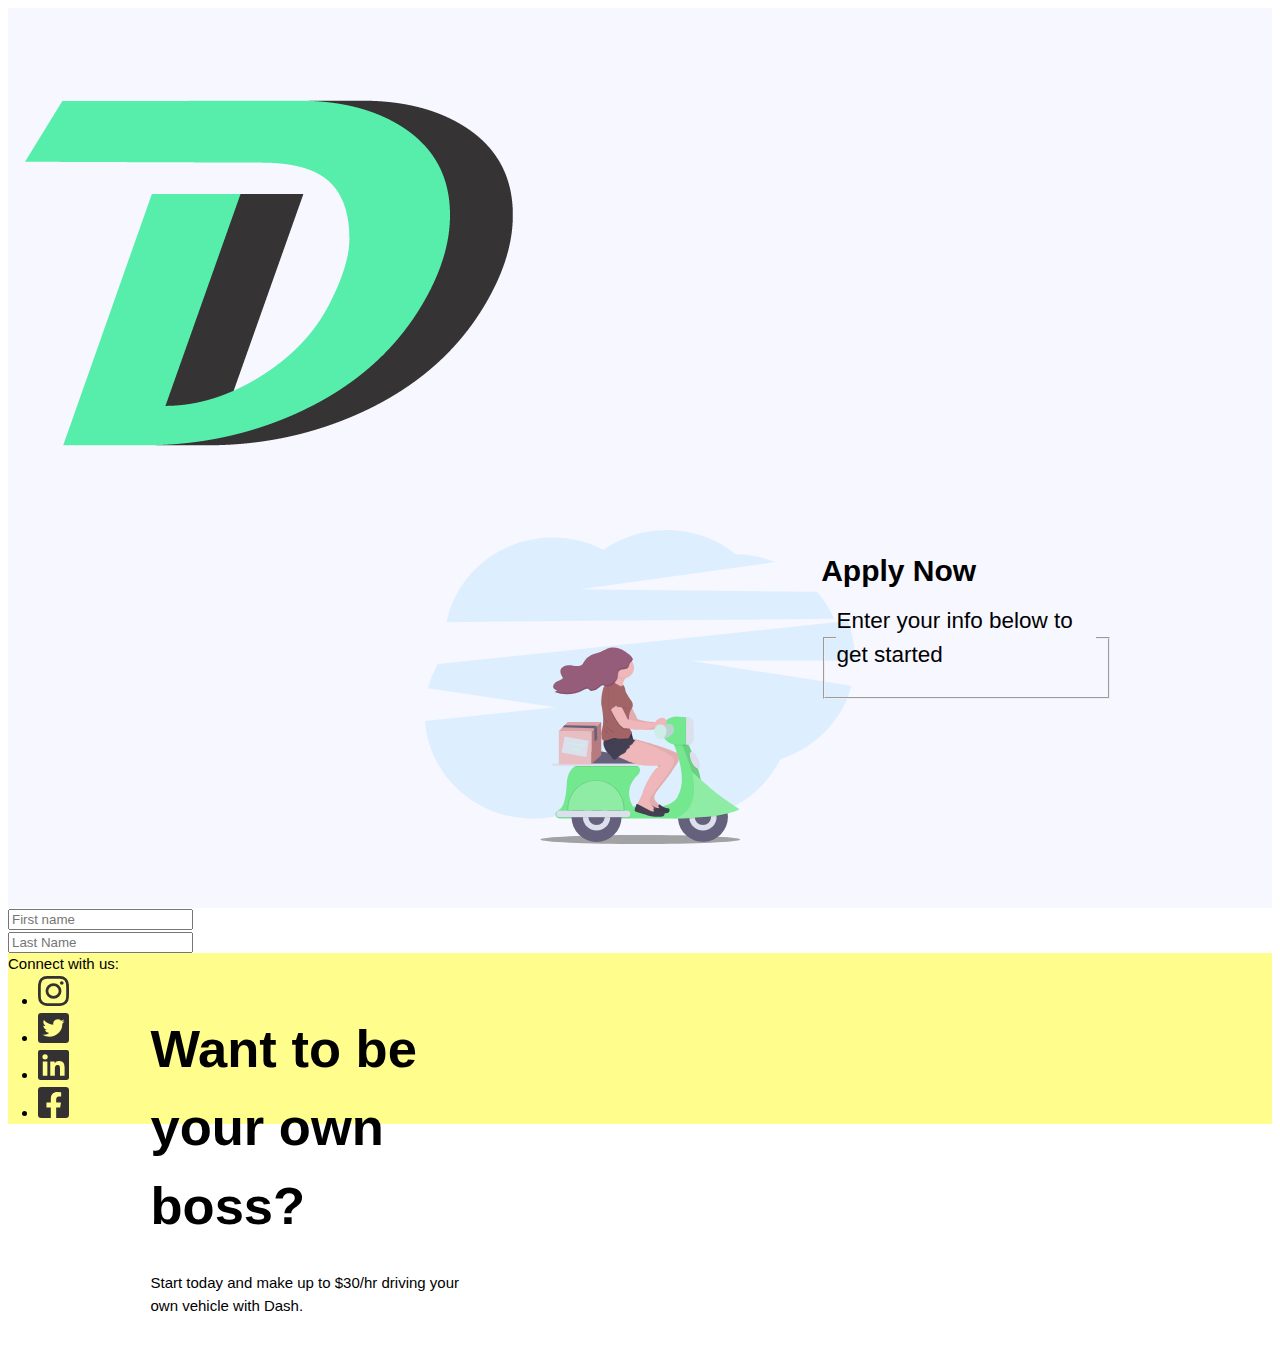
<file: landing-page/index.html>
<!DOCTYPE html>
<head>
<html lang="en">
    <link rel="stylesheet" href="style.css">
</head>
<body>
  <div class="wrapper">
        <!--create the logo and text on the left side-->
        <header>
          <img src="images/logo.png">
         <main>
           <div>
          <h1>Want to be your own boss?</h1>
          <p class="subtitle">Start today and make up to $30/hr driving your own vehicle with Dash. <span>Safe. Secure. Reliable.</span></p>
           </p>
           </div>
           <!--create image on the middle-->
           <div class="scooter">
             <img src="images/bg-image/scooter.svg">
           </div>
        <form>
          <h2 class="title">Apply Now</h2>
          <fieldset>
            <legend>Enter your info below <span>to get started</span></legend>
          </header>
          </div>
        <!-- <label for="fname">First Name</label>-->
        <input type="text" name="fname" id="fname"
        placeholder="First name">
        </div>
        <div>
          <!-- <label for="lname">Last Name</label>-->
          <input type="text" name="lname" id="lname"
          placeholder="Last Name">
        </div>
        </form>
        </main>
       
      <footer>
        <div class="footer">
          <span>Connect with us:</span>
          <li>
              <img src='images/icons/instagram.svg' />
          </a></li>
      <li><a href="http://www.twitter.com">
          <img src='images/icons/twitter.svg' />
      </a></li>
      <li>
          <img src='images/icons/linkedin.svg' />
      </a></li>
      <li>
        <img src='images/icons/facebook.svg' />
    </a></li>
      </footer>
  </div>
</body>
    </html>
</file>
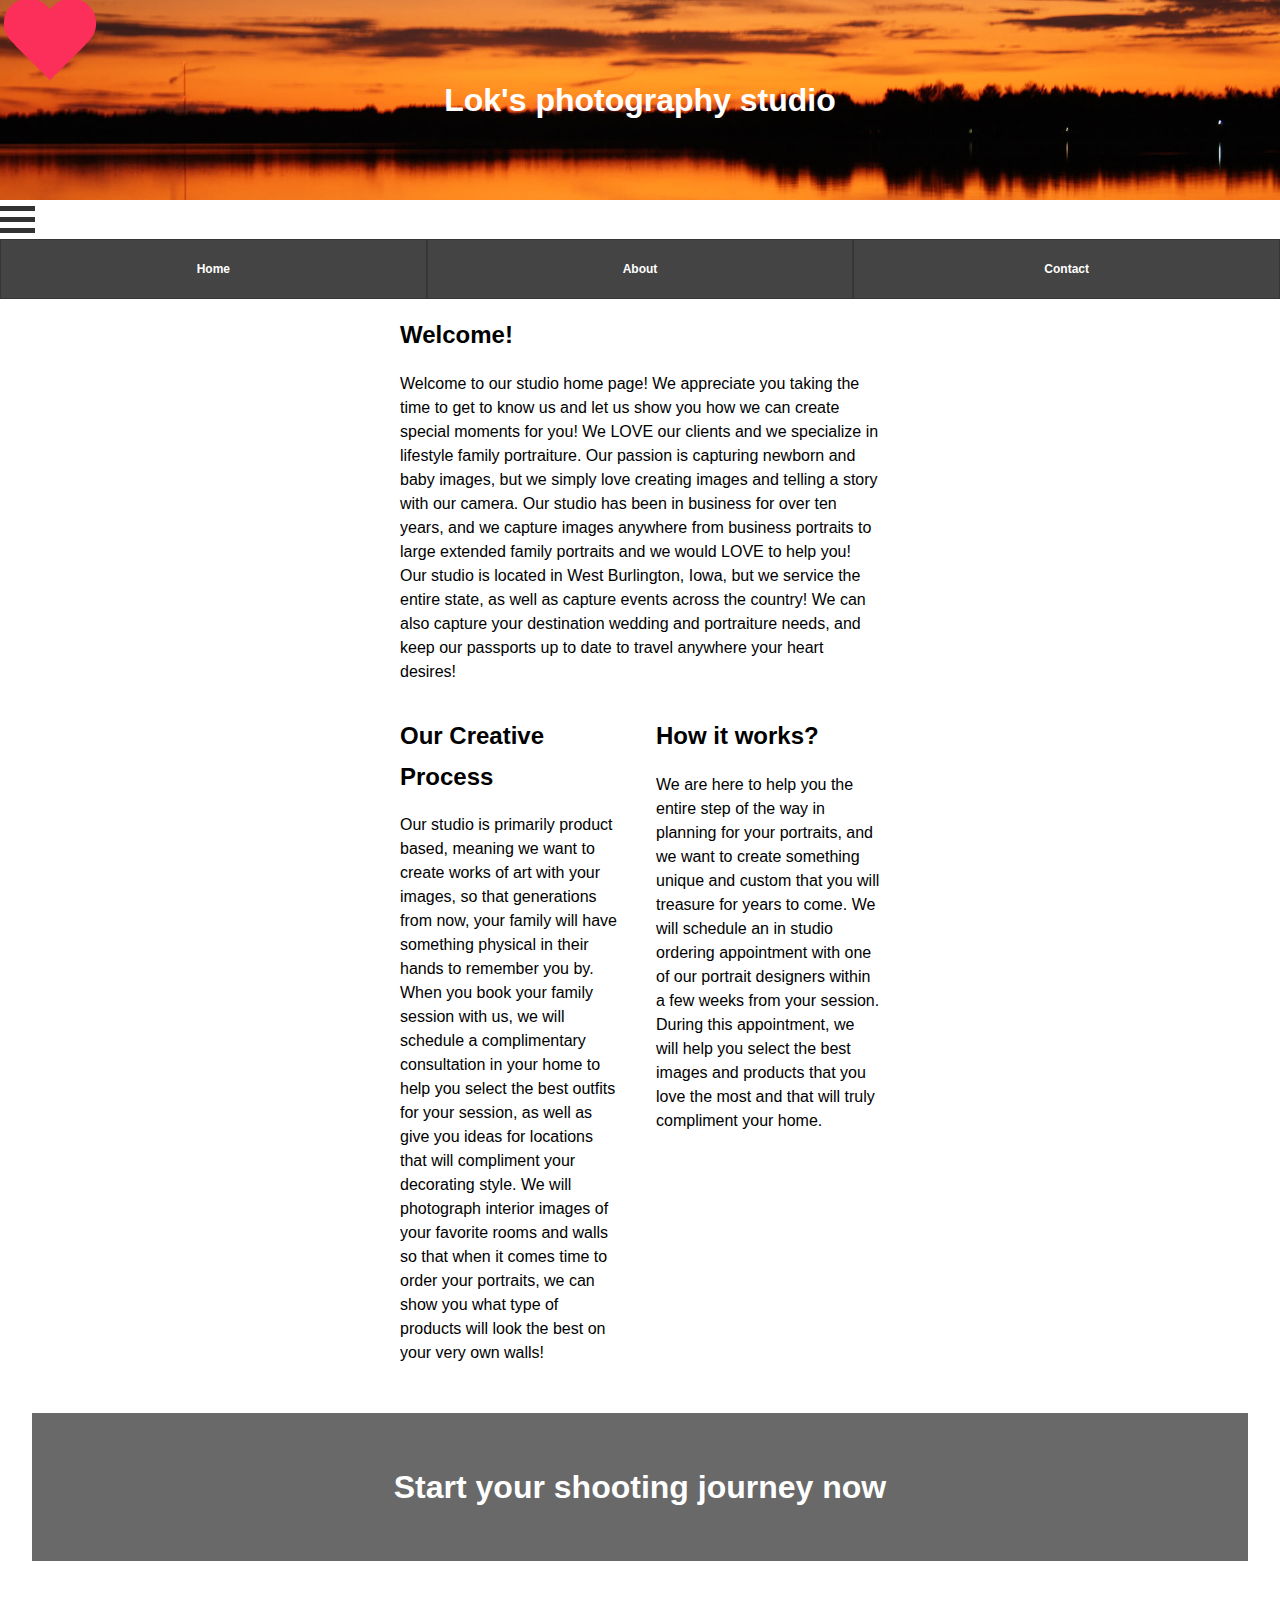
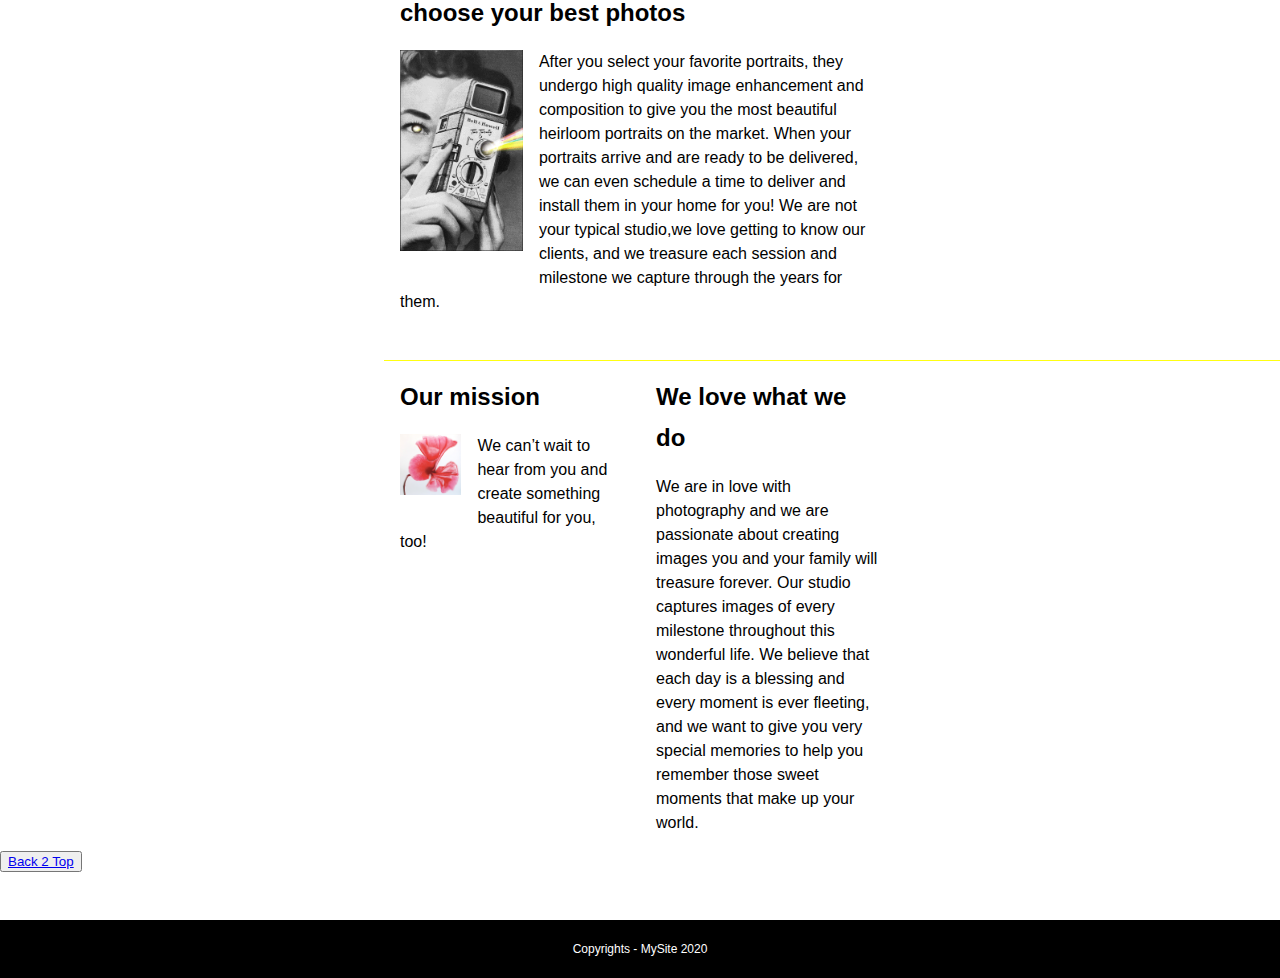
<file: midtern/index.html>
<!DOCTYPE >
<html lang="en">
    <head>
	<meta charset="utf-8">
        <link rel="stylesheet" href="css/styles.css">
    </head>
    <body>
        <header class="header">
            <h1>Lok's photography studio</h1>
        </header>
        <div class="container" onclick="myFunction(this)">
            <div class="bar1"></div>
            <div class="bar2"></div>
            <div class="bar3"></div>
          </div> 
          <script>
    function myFunction(x) {
      x.classList.toggle("change");}</script>
    
    </body>
    </html>
        <nav class="navigation">
              <ul>
                    <li><a href="index.html">Home</a></li>
                    <li><a href="about.html">About</a></li>
                    <li><a href="contact.html">Contact</a></li>
              </ul>
        </nav>
        
        <div class="content-1">
        <article class="para1">
            <h2>Welcome!</h2>
            <p>Welcome to our studio home page! We appreciate you taking the time to get to know us and let us show you how we can create special moments for you!  We LOVE our clients and we specialize in lifestyle family portraiture. Our passion is capturing newborn and baby images, but we simply love creating images and telling a story with our camera.  Our studio has been in business for over ten years, and we capture images anywhere from business portraits to large extended family portraits and we would LOVE to help you!  Our studio is located in West Burlington, Iowa, but we service the entire state, as well as capture events across the country!  We can also capture your destination wedding and portraiture needs, and keep our passports up to date to travel anywhere your heart desires!
            </article>
         <div class="center">  
        <article class="para2">
            <h2>Our Creative Process</h2>
            <p>Our studio is primarily product based, meaning we want to create works of art with your images, so that generations from now, your family will have something physical in their hands to remember you by. When you book your family session with us, we will schedule a complimentary consultation in your home to help you select the best outfits for your session, as well as give you ideas for locations that will compliment your decorating style.  We will photograph interior images of your favorite rooms and walls so that when it comes time to order your portraits, we can show you what type of products will look the best on your very own walls!  </p>
        </article>
        <article class="para3">
            <h2>How it works?</h2>
            <p>We are here to help you the entire step of the way in planning for your portraits, and we want to create something unique and custom that you will treasure for years to come.  We will schedule an in studio ordering appointment with one of our portrait designers within a few weeks from your session.  During this appointment, we will help you select the best images and products that you love the most and that will truly compliment your home.  </p>
        </article>
        </div> 
        </div>
        <article class="boo">
            <span>Start your shooting journey now</span>
        </article>
        <div class="content-2">
        <article class="para4">
            <h2>choose your best photos</h2>
            
            <img src="images/contact.gif" alt="article-image" class="article-image">
            <p>After you select your favorite portraits, they undergo high quality image enhancement and composition to give you the most beautiful heirloom portraits on the market.  When your portraits arrive and are ready to be delivered, we can even schedule a time to deliver and install them in your home for you!  We are not your typical studio,we love getting to know our clients, and we treasure each session and milestone we capture through the years for them.</p>
        </article>
        </div>
        <div class="line"></div> 
        <div class="content-3">
        <div class="center">
        <article class="para5">
            <h2>Our mission</h2>
            <img src="images/sweetscent.jpg" alt="article-image" class="article-image">
            <p>We can’t wait to hear from you and create something beautiful for you, too!</p>
        </article>
        <article class="para6">    
            <h2>We love what we do</h2>
            <p>We are in love with photography and we are passionate about creating images you and your family will treasure forever. Our studio captures images of every milestone throughout this wonderful life.  We believe that each day is a blessing and every moment is ever fleeting, and we want to give you very special memories to help you remember those sweet moments that make up your world.</p>
        </article>
        </div>
        </div>
        <div id='heart' class='button'></div>
        <button class="heartBeat">
            <a href="#top">Back 2 Top</a>
          </button>
          <!-- footer credit
            https://www.html.am/html-codes/character-codes/html-copyright-code.cfm  -->
        <footer class="footer">
            Copyrights - MySite 2020
        </footer>
    </body>
</html>
</file>
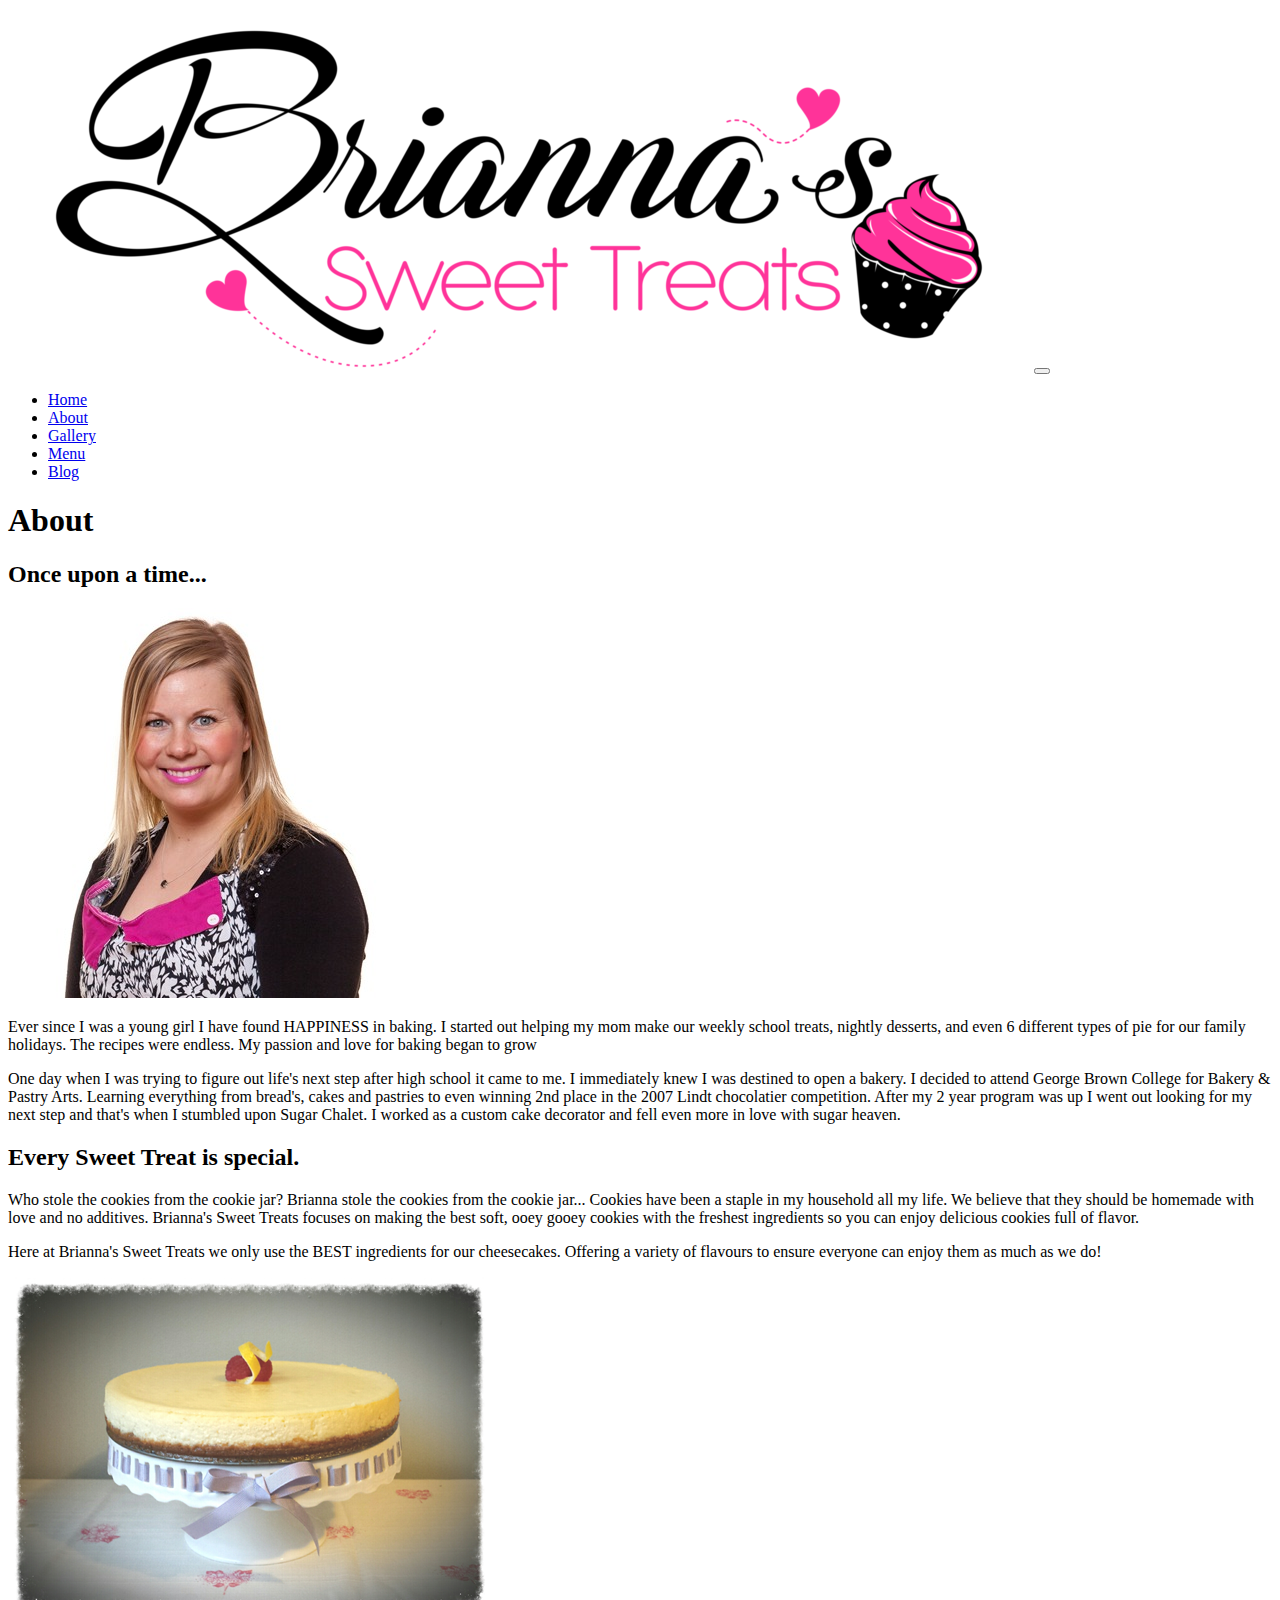
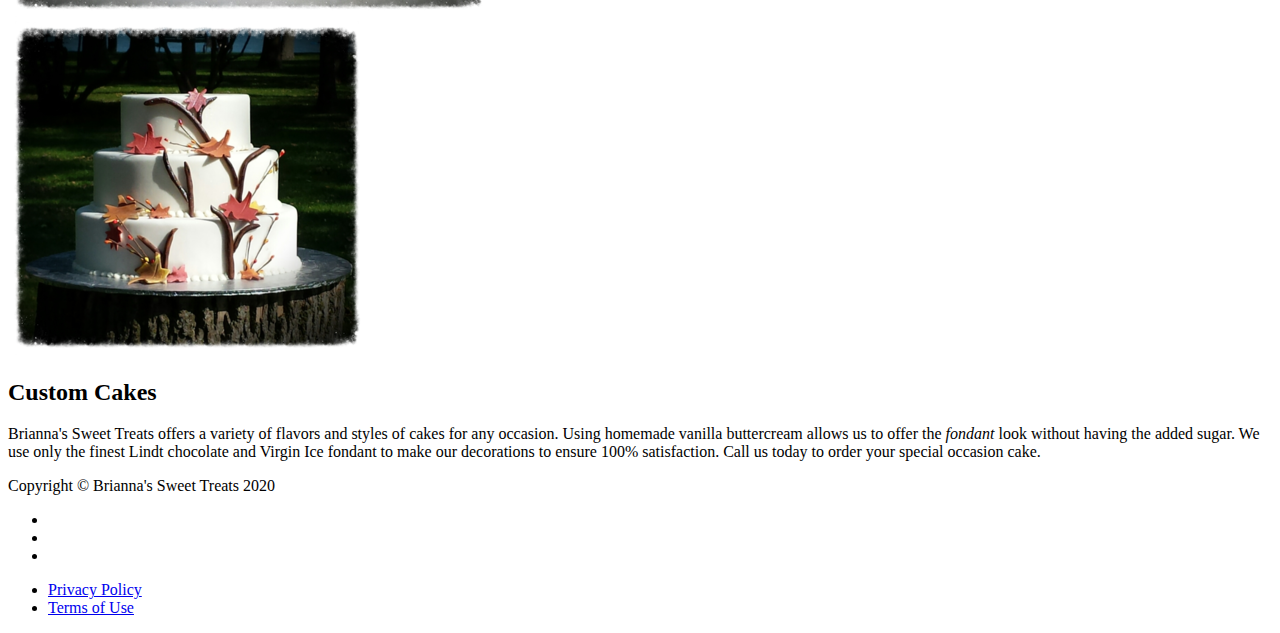
<file: about.html>
<!DOCTYPE html>
<html lang="en">

  <head>

    <meta charset="utf-8">
    <meta name="viewport" content="width=device-width, initial-scale=1, shrink-to-fit=no">
    <meta name="description" content="">
    <meta name="author" content="">

    <title>About | Brianna's Sweet Treats</title>

    <!-- Bootstrap core CSS -->
    <link href="https://stackpath.bootstrapcdn.com/bootstrap/4.1.1/css/bootstrap.min.css" rel="stylesheet" integrity="sha384-WskhaSGFgHYWDcbwN70/dfYBj47jz9qbsMId/iRN3ewGhXQFZCSftd1LZCfmhktB" crossorigin="anonymous">
    <!-- <link href="./vendor/font-awesome/css/font-awesome.min.css" rel="stylesheet" type="text/css"> -->

    <!-- Custom fonts for this template -->
    <link href="https://fonts.googleapis.com/css?family=Montserrat:400,700" rel="stylesheet" type="text/css">
    <link href='https://fonts.googleapis.com/css?family=Kaushan+Script' rel='stylesheet' type='text/css'>
    <link href='https://fonts.googleapis.com/css?family=Droid+Serif:400,700,400italic,700italic' rel='stylesheet' type='text/css'>
    <link href='https://fonts.googleapis.com/css?family=Roboto+Slab:400,100,300,700' rel='stylesheet' type='text/css'>

    <!-- Custom style for this template -->
    <!-- <link href="./scss/agency.css" rel="stylesheet"> -->

    <!-- import jQuery -->
    <!-- <script type="text/javascript" src="https://ff.kis.v2.scr.kaspersky-labs.com/FD126C42-EBFA-4E12-B309-BB3FDD723AC1/main.js" charset="UTF-8"></script><script src="https://code.jquery.com/jquery-3.3.1.min.js" integrity="sha256-FgpCb/KJQlLNfOu91ta32o/NMZxltwRo8QtmkMRdAu8=" crossorigin="anonymous"></script> -->


    <script src="https://stackpath.bootstrapcdn.com/bootstrap/4.1.1/js/bootstrap.min.js" integrity="sha384-smHYKdLADwkXOn1EmN1qk/HfnUcbVRZyYmZ4qpPea6sjB/pTJ0euyQp0Mk8ck+5T" crossorigin="anonymous"></script>

  </head>

  <body>

    
      <!-- Navigation -->
<nav class="navbar navbar-expand-lg navbar-light" id="secondaryNav">
  <div class="container">
    
      <img class="navbar-brand img-fluid img-rounded" src="photo/logo.png">
    <button class="navbar-toggler navbar-toggler-right" type="button" data-toggle="collapse" data-target="#navbarResponsive" aria-controls="navbarResponsive" aria-expanded="false" aria-label="Toggle navigation">
        <span class="navbar-toggler-icon"></span>
      </button>
    <div class="collapse navbar-collapse" id="navbarResponsive">
      <ul class="navbar-nav ml-auto">
        <li class="nav-item ">
          <a class="nav-link" href="index.html">Home</a>
        </li>
        <li class="nav-item active">
          <a class="nav-link" href="about.html">About</a>
        </li>
        <li class="nav-item ">
          <a class="nav-link" href="gallery.html">Gallery</a>
        </li>
        <li class="nav-item ">
          <a class="nav-link js-scroll-trigger" href="menu.html">Menu</a>
        </li>
        <li class="nav-item ">
          <a class="nav-link js-scroll-trigger" href="blog.html">Blog</a>
        </li>
      </ul>
    </div>
 </div>
</nav>
    

    <!-- Page Content -->
<div class="container">

  <h1 class="text-center mt-3 hr-sect">About</h1>

  <h2 class="mt-0 mb-3">Once upon a time...
    <!-- <small>Subheading</small> -->
  </h2>

  <!-- Intro Content -->
  <div class="row">
    <div class="col-lg-6">
      <img class="img-fluid rounded mb-4" src="photo/about.jpeg" alt="">
    </div>
    <div class="col-lg-6">
      <p>Ever since I was a young girl I have found HAPPINESS in baking. I  started out helping my mom make our weekly school treats, nightly desserts, and even 6 different types of pie for our family holidays. The recipes were endless. My passion and love for baking began to grow</p>

      <p>One day when I was trying to figure out life's next step after high school it came to me. I immediately knew I was destined to open a bakery. I decided to attend George Brown College for Bakery & Pastry Arts. Learning everything from bread's, cakes and pastries to even winning 2nd place in the 2007 Lindt chocolatier competition. After my 2 year program was up I went out looking for my next step and that's when I stumbled upon Sugar Chalet. I worked as a custom cake decorator and fell even more in love with sugar heaven.</p>
    </div>
  </div>
  <div class="row mt-2">
    <div class="col-lg-6">
      <h2 class="mb-3">Every Sweet Treat is special.</h2>
      <p>Who stole the cookies from the cookie jar? Brianna stole the cookies from the cookie jar... Cookies have been a staple in my household all my life. We believe that they should be homemade with love and no additives. Brianna's Sweet Treats focuses on making the best soft, ooey gooey cookies with the freshest ingredients so you can enjoy delicious cookies full of flavor.  </p>
      <p>Here at Brianna's Sweet Treats we only use the BEST ingredients for our cheesecakes. Offering a variety of flavours to ensure everyone can enjoy them as much as we do!</p>
    </div>
    <div class="col-lg-6">
      <img class="img-fluid" src="photo/about-2.png">
    </div>
  </div>
  <div class="row mt-4">
    <div class="col-lg-6">
      <img class="img-fluid rounded mb-4" src="photo/about-3.png" alt="">
    </div>
    <div class="col-lg-6">
      <h2 class="mb-4">Custom Cakes</h2>
      <p>Brianna's Sweet Treats offers a variety of flavors and styles of cakes for any occasion.

Using homemade vanilla buttercream allows us to offer the <i>fondant</i> look without having the added sugar.

We use only the finest Lindt chocolate and Virgin Ice fondant to make our decorations

to ensure 100% satisfaction. Call us today to order your special occasion cake.</p>
    </div>
  </div>
</div>
<!-- /.container -->

    <!-- Footer -->
<footer>
  <div class="container">
    <div class="row">
      <div class="col-md-4">
        <span class="copyright">Copyright &copy; Brianna's Sweet Treats 2020</span>
      </div>
      <div class="col-md-4">
          <ul class="list-inline social-buttons">
              <li class="list-inline-item">
                <a href="https://www.tripadvisor.ca/Restaurant_Review-g499253-d9704167-Reviews-Brianna_s_Sweet_Treats-Bowmanville_Ontario.html">
                  <i class="fa fa-tripadvisor"></i>
                </a>
              </li>
              <li class="list-inline-item">
                <a href="https://www.facebook.com/BriannasSweetTreats/">
                  <i class="fa fa-facebook"></i>
                </a>
              </li>
              <li class="list-inline-item">
                <a href="https://www.instagram.com/briannasweetreats/?hl=en">
                  <i class="fa fa-instagram"></i>
                </a>
              </li>
            </ul>
      </div>
      <div class="col-md-4">
        <ul class="list-inline quicklinks">
          <li class="list-inline-item">
            <a href="#">Privacy Policy</a>
          </li>
          <li class="list-inline-item">
            <a href="#">Terms of Use</a>
          </li>
        </ul>
      </div>
    </div>
  </div>
</footer>

   <script src="https://ajax.googleapis.com/ajax/libs/jquery/3.3.1/jquery.min.js"></script>

    <script src="https://stackpath.bootstrapcdn.com/bootstrap/4.1.1/js/bootstrap.bundle.min.js" integrity="sha384-u/bQvRA/1bobcXlcEYpsEdFVK/vJs3+T+nXLsBYJthmdBuavHvAW6UsmqO2Gd/F9" crossorigin="anonymous"></script>    

    <!-- <script src="js/agency.js"></script> -->

  </body>

</html>
</file>
<file: landing-page/style.css>
/*create the layout of the website*/
* {
    box-sizing: border-box;
}

html {
    font-size: 100%;
    font-family: 'Montserrat', sans-serif;
}

body {
    line-height: 1.5;
    font-size: 15px;
}
/*create the tone of site*/
.flex {
    display: flex;
}
.wrapper {
    display: flex;
    flex-direction: column;
    justify-content: space-between;
    background-color: #f7f7ff;
}
.scooter {
    grid-column: 4/span 6;
    grid-row: 1;
    padding: 2em;
}
/*make space for each line*/

main {
    margin: 0 2.5em;
}

/*design footer display and color*/
footer {
    background-color: #fffd8c;
}

div.footer-wrapper {
    display: flex;
    align-items: center;
    justify-content: space-between;
    padding: 1.7em 8em;
}

h1 {
    font-size: 4rem;
}

.subtitle span {
    display: block;
    padding: 1em 0 0;
}

@media (min-width::1200px) {
    .wrapper {
        padding: 0;
        position: relative;
        height: 70vh;
    }
    header {
        width: 100%;
        max-width: 170px;
        margin: 0 auto;
        padding: 0.7em 0;
    }
    main {
        margin: 0 8.75em;
        display: grid;
        grid-template-rows: minmax(400px,480px);
        grid-template-columns: repeat(12, 1fr);
    }
    main form {
        grid-column: 9/span 12;
        grid-row: 1;
        margin: 0;
        height: fit-content;
    }
    main div {
        grid-column: 1/span 4;
    }
}
@media (min-width:1600px){

    h1 {
        font-size: 4rem;
    }
footer ul {
    display: flex;
    justify-content: center;
}

footer li {
    margin: 0.5em;
}

.flex {
    display: flex;
}

.scooter {
    grid-column: 4/span 6;
    grid-row: 1;
    padding: 2em;
}

/*main form section*/
main form {
    background-color: white;
    border-radius: 1em;
    padding: 1.5em;
    box-shadow: 5px 10px 15px 0px rgba(51,49,49,0.4);
    margin: 2.5em 0;
}

fieldset div {
    position: relative;
}

fieldset label {
    position: absolute;
    top: 1.5em;
    left:1em;
    font-size: 1em;
    color: #9b9b9b;
}

input[type="submit"],
footer input[type="submit"] {
    font-size: 1.5em;
    font-weight: 600;
    margin: 0.5em 0;
    width: 100%;
    background-color: #57eeab;
    padding: 0.5em;
    height: auto;
    min-height: 40px;
}

input#hours {
    flex-grow:1;
}

input#city {
    flex-grow: 2;
    margin: 0 0 0 0.5em;
}
input[type="checkbox"]+label {
    display: block;
    position: relative;
    padding-left: 35px;
    margin-bottom: 10px;
    cursor: pointer;
    -webkit-user-select:none ;
    -moz-user-select: none;
    -ms-user-select: none;
    transition: 0.3s all ease-in;
}
input[type="checkbox"]:checked+label:before {
    content: '';
    display: block;
width: 20px;
height: 20px;
border: 1px solid black;
border-radius: 0.4em;
position: absolute;
left: 0;
top: 0;
opacity: 1;
-webkit-transition: all .12s, border-color .08s;}


input[type="checkbox"]:checked+label {
    color: green;
}

main input#terms {
    padding:0;
    color: green;
}

main input#terms {
    padding: 0;
    height: auto;
    border-radius: 0.5em;
    border: 1px solid #333131;
    background-color: white;
}
}

/*adjusting text size*/
h1 {
    font-size: 3.5em;
    margin: 0 0 0.5em;
}

h2 {
    font-size: 2.5em;
    margin: 0 0 0.5em 0;
}

h1,
h2 {
    font-weight: 600;
}

footer p {
    font-size: 1em;
    margin: 0 0 0.625em 0;
}

form p {
    font-size: 0.8em;
    text-align: center;
}

form p a{
    color: #ff8480;
    text-decoration: none;
}

form p a:visited,
form p a:hover {
    color: #ca3c37;
    text-decoration: underline;
    transition: 0.3s all ease;
}

form legend span {
    display: none;
}

.subtitle span {
    display: none;
}

footer h3 {
    font-size: 1.125em;
    font-weight: 800;
    line-height: 1;
    max-width: 90%;
    margin-bottom: 0.5em;
}
/*tablet view*/

@media (min-width: 768px) {
    footer form {
        display: flex;
    }
    footer input[type="submit"] {
        margin: 0 0 0 0.5em;
        width: 100%;
    }

    form legend span {
        display: initial;
    }
    .scooter { 
        padding: 0 2em;
    }
}

@media screen and (min-width:1200px) and (max-height:900px) {
    h2 {
        font-size: 2em;
        margin: 0;
    }
    form legend {
        padding: 0.5em 0;
        font-size: 1em;
    }
    main form {
        padding: 1.2em;
    }
    input[type="submit"] {
        height: 40px;
        line-height: 0;
    }
    footer li {
        margin: 0 0 0 2em;
    }

    form legend {
        font-size: 1.5em;
    }
    main {
        grid-template-rows: minmax(400px, 580px);
    }

    main input, form input {
        font-size: 1.1em;
    }
}
@media (min-width:1920px) {
    header, main, 
    div.footer-wrapper {
        width: 100%;
        max-width: 570px;
        margin: 0 auto;
        padding: 0.7em 0;
    }
}
    .wrapper {
        padding: 0;
        position: relative;
        height: 100vh;
    }
    header { 
        padding: 1em 0.75em;
    }
    main {
        margin: 0 8.75em;
        display: grid;
        grid-template-rows: minmax(400px, 480px);
        grid-template-columns: repeat(12, 1fr);
    }
    main form {
        grid-column: 9/span 12;
        grid-row: 1;
        margin: 0;
        height: fit-content;
    }
    main div {
        grid-column: 1/span 4;
    }
}
</file>
<file: midtern/css/styles.css>
@import url('https://fonts.googleapis.com/css?family=Inconsolata|Source+Sans+Pro:200,300,400,600');

/* http://meyerweb.com/eric/tools/css/reset/ 
   v2.0 | 20110126
   License: none (public domain)
*/
@charset "UTF-8";

html, body, div, span, applet, object, iframe,
h1, h2, h3, h4, h5, h6, p, blockquote, pre,
a, abbr, acronym, address, big, cite, code,
del, dfn, em, img, ins, kbd, q, s, samp,
small, strike, strong, sub, sup, tt, var,
b, u, i, center,
dl, dt, dd, ol, ul, li,
fieldset, form, label, legend,
table, caption, tbody, tfoot, thead, tr, th, td,
article, aside, canvas, details, embed, 
figure, figcaption, footer, header, hgroup, 
menu, nav, output, ruby, section, summary,
time, mark, audio, video {
	margin: 0;
	padding: 0;
	border: 0;
	font-size: 100%;
	font: inherit;
	vertical-align: baseline;
}

article, aside, details, figcaption, figure, 
footer, header, hgroup, menu, nav, section {
	display: block;
}

body {
	line-height: 1;
}
ol, ul {
	list-style: none;
}
blockquote, q {
	quotes: none;
}
blockquote:before, blockquote:after,
q:before, q:after {
	content: '';
	content: none;
}
table {
	border-collapse: collapse;
	border-spacing: 0;
}


.container {
    display: inline-block;
    cursor: pointer;
  }
  
  .bar1, .bar2, .bar3 {
    width: 35px;
    height: 5px;
    background-color: #333;
    margin: 6px 0;
    transition: 0.4s;
  }
  
  /* Rotate first bar */
  .change .bar1 {
    -webkit-transform: rotate(-45deg) translate(-9px, 6px) ;
    transform: rotate(-45deg) translate(-9px, 6px) ;
  }
  
  /* Fade out the second bar */
  .change .bar2 {
    opacity: 0;
  }
  
  /* Rotate last bar */
  .change .bar3 {
    -webkit-transform: rotate(45deg) translate(-8px, -8px) ;
    transform: rotate(45deg) translate(-8px, -8px) ;
  }
*, *:before, *:after{
    box-sizing: border-box;
}
body{
    font-family: Arial, Helvetica Neue, Helvetica, sans-serif;
    font-size: 0.75rem;
    font-weight: 300;
    line-height: 1.5;

}
.header{
   
    background-image: url("../images/main-banner.jpg");
    background-position: center;
    background-size: cover;
    height: 200px;
    position: relative;
    color:white;
    
    justify-content: center;
    display: flex;
    align-items: center;
    font-size: 1.5rem;
    font-weight: bold;
}

.navigation ul{
    padding: 0;
}
.navigation li a{
    display: block;
    width: 100%;
    background-color: #444444;
    color: white;
    text-align: center;
    padding: 20px;
    font-weight: bold;
    border: 1px solid #363636; 
    text-decoration: none;
    font-size: 0.75rem;
}
/* Add a grey background color on mouse-over */
.navigation a:hover {
    background-color: #ddd;
    color: black;
  }
  
  /* Style the active link (or home/logo) */
  .active {
    background-color: #4CAF50;
    color: white;
  }


h2 {
   font-size: 1.125rem;
   margin: 4rem 0 1rem;
   font-weight: bold;
}
.content-1, .content-2, .content-3{
    margin: 1rem 1rem;
}
.boo{
    background-color:dimgray;
    color: white;
    font-size: 1.2rem;
    padding: 50px 20px;
    font-weight: bold;
    text-align: center; 
    margin-top: 3rem;
}
.line{
    border-bottom: 1px solid #D3D3D3;
    padding-bottom: 30px;
    max-width: 90%;
    margin: 0 auto;
}
.article-image{
        width: 100%;
        margin-bottom: 1rem;
    }
@charset "UTF-8";

/*!
 * animate.css -https://daneden.github.io/animate.css/
 * Version - 3.7.2
 * Licensed under the MIT license - http://opensource.org/licenses/MIT
 *
 * Copyright (c) 2019 Daniel Eden */
 /*  animation credit: https://daneden.github.io/animate.css/ */
 @keyframes heartBeat {
  0% {
    -webkit-transform: scale(1);
    transform: scale(1);
  }

  14% {
    -webkit-transform: scale(1.3);
    transform: scale(1.3);
  }

  28% {
    -webkit-transform: scale(1);
    transform: scale(1);
  }

  42% {
    -webkit-transform: scale(1.3);
    transform: scale(1.3);
  }

  70% {
    -webkit-transform: scale(1);
    transform: scale(1);
  }
}

.heartBeat  {
  -webkit-animation-name: heartBeat;
  animation-name: heartBeat;
  -webkit-animation-duration: 1.3s;
  animation-duration: 1.3s;
  -webkit-animation-timing-function: ease-in-out;
  animation-timing-function: ease-in-out;
  animation-iteration-count: infinite;
}
.button:before,
.button:after{
    position: absolute;
    content: "";
    left: 50px;
    top: 0;
    width: 50px;
    height: 80px;
    background: #fc2e5a;
    -moz-border-radius: 50px 50px 0 0;
    border-radius: 50px 50px 0 0;
    -webkit-transform: rotate(-45deg);
       -moz-transform: rotate(-45deg);
        -ms-transform: rotate(-45deg);
         -o-transform: rotate(-45deg);
            transform: rotate(-45deg);
    -webkit-transform-origin: 0 100%;
       -moz-transform-origin: 0 100%;
        -ms-transform-origin: 0 100%;
         -o-transform-origin: 0 100%;
            transform-origin: 0 100%;
}
.button:after{
    left: 0;
    -webkit-transform: rotate(45deg);
       -moz-transform: rotate(45deg);
        -ms-transform: rotate(45deg);
         -o-transform: rotate(45deg);
            transform: rotate(45deg);
    -webkit-transform-origin: 100% 100%;
       -moz-transform-origin: 100% 100%;
        -ms-transform-origin: 100% 100%;
         -o-transform-origin: 100% 100%;
            transform-origin :100% 100%;
}


.footer{
    background-color: black;
    color: white;
    padding: 20px;
    margin-top: 3rem;
    text-align: center;
    font-size: 0.75rem;
}

/* responsive */
@media screen and (min-width: 35rem){
    body{
        font-size: 1rem;
        line-height: 1.5;
        }
    h1 {
        font-size: 2rem;
    }
    h2 {
        font-size: 1.26rem;
        line-height: 2;
        font-weight: bold;
        margin:  1rem 1rem;
    }
    p {
       margin: 1rem 1rem;

    }
    .navigation ul {
        display: flex;
        justify-content: space-around;
    }
    .navigation li{
        width: 100%;
    }
    .line{
        border-bottom: 1px solid #FFFF12;
        padding-bottom: 30px;
        width: 90%;
        margin: 2rem;
    }
   .content-1, .content-2, .content-3{
       
        margin: 0 auto;
        max-width: 25rem;
    }
    .boo{
        font-size: 1.6rem;
      
    }
    .article-image{
        float: left;
        width: 50%;
        margin: 0 1rem 1rem;
    }
}

@media screen and (min-width: 80rem){
    body{
        font-size: 1rem;
        line-height: 1.5;
        }
    
    h1 {
        font-size: 2rem;
    }
    h2 {
        font-size: 1.5rem;
        line-height: 1.7;
        font-weight: bold;
        margin:  1rem 1rem;
    }
    p {
       margin: 1rem 1rem;
       text-align: left;
    }
    .content-1, .content-2, .content-3, .line{
        max-width: 80rem;
        margin: 0 24rem;
    }
   
    
    .center{
        display: grid;
        grid-template-columns: 50% 50%;
        margin: 0 auto;
    }
     .article-image{
        width: 24%;
    }
    .boo{
        font-size: 2rem;
        margin: 2rem;
    }

}
</file>
